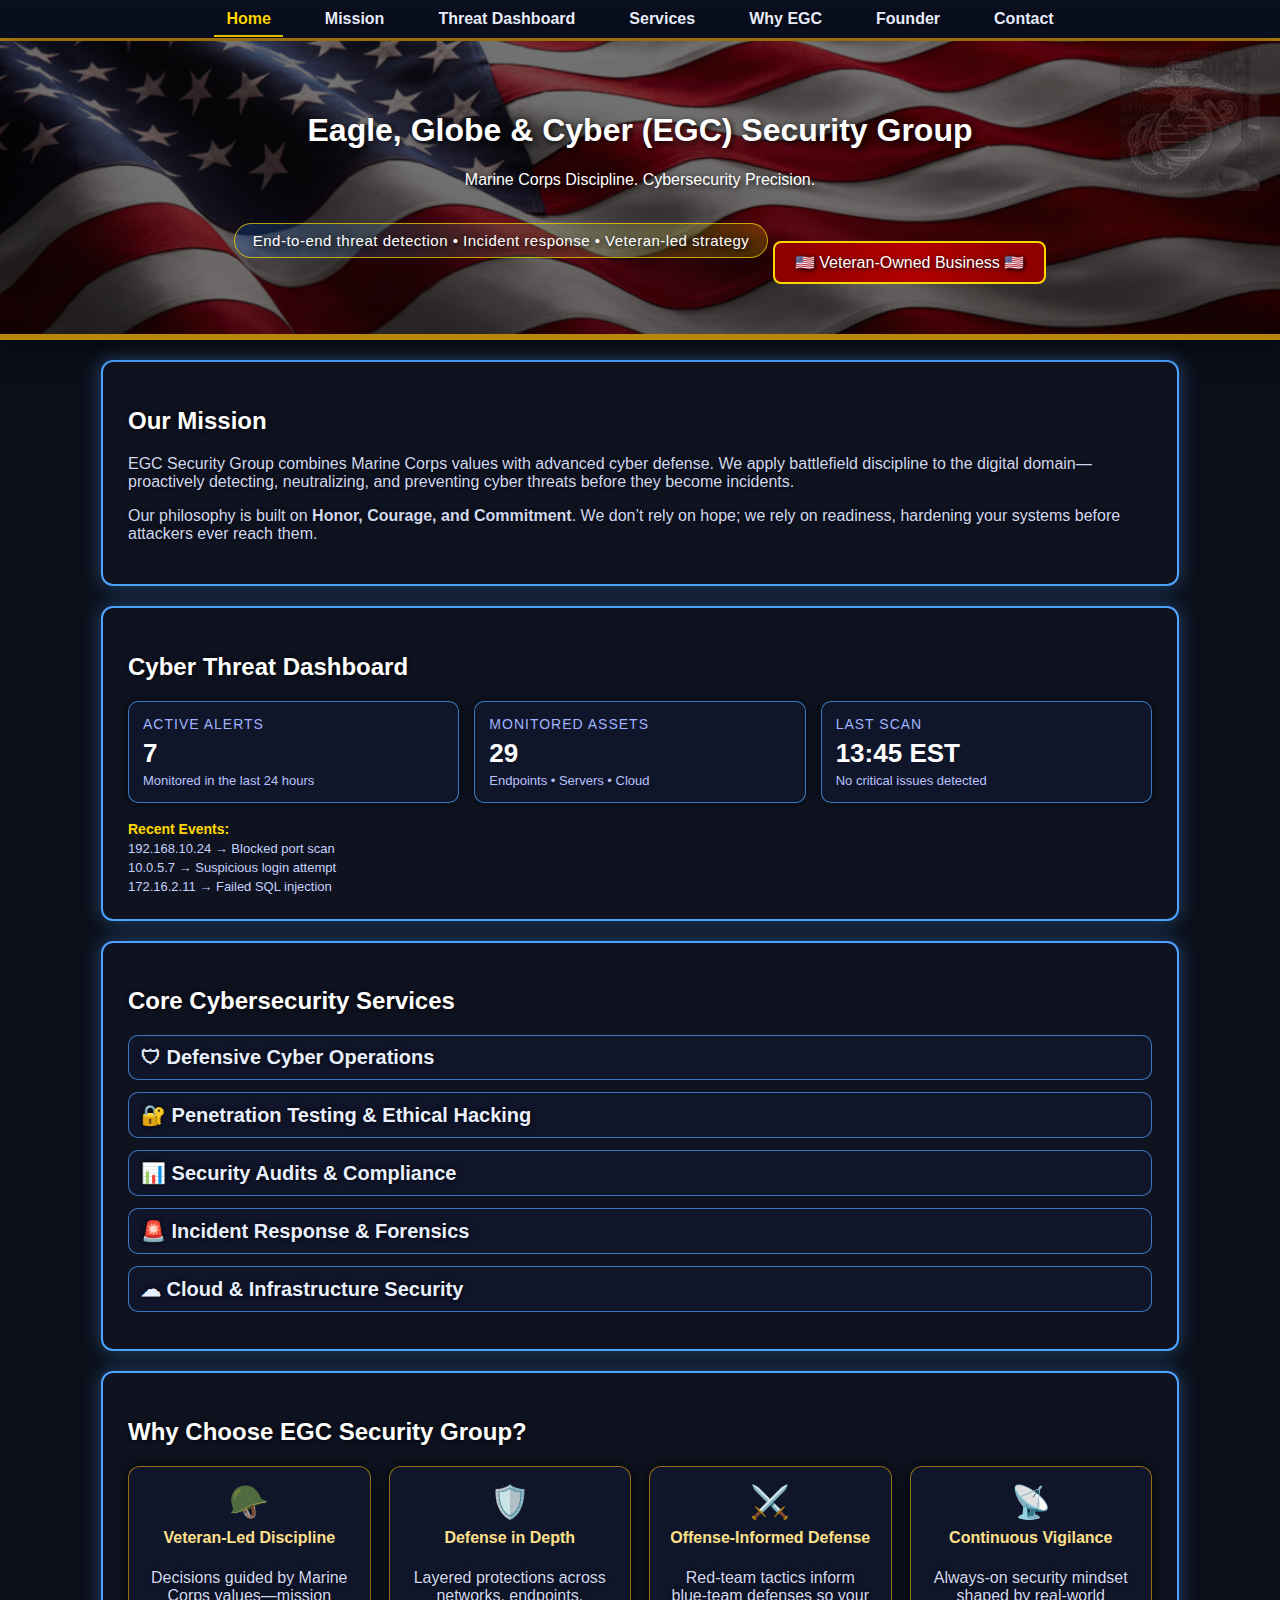
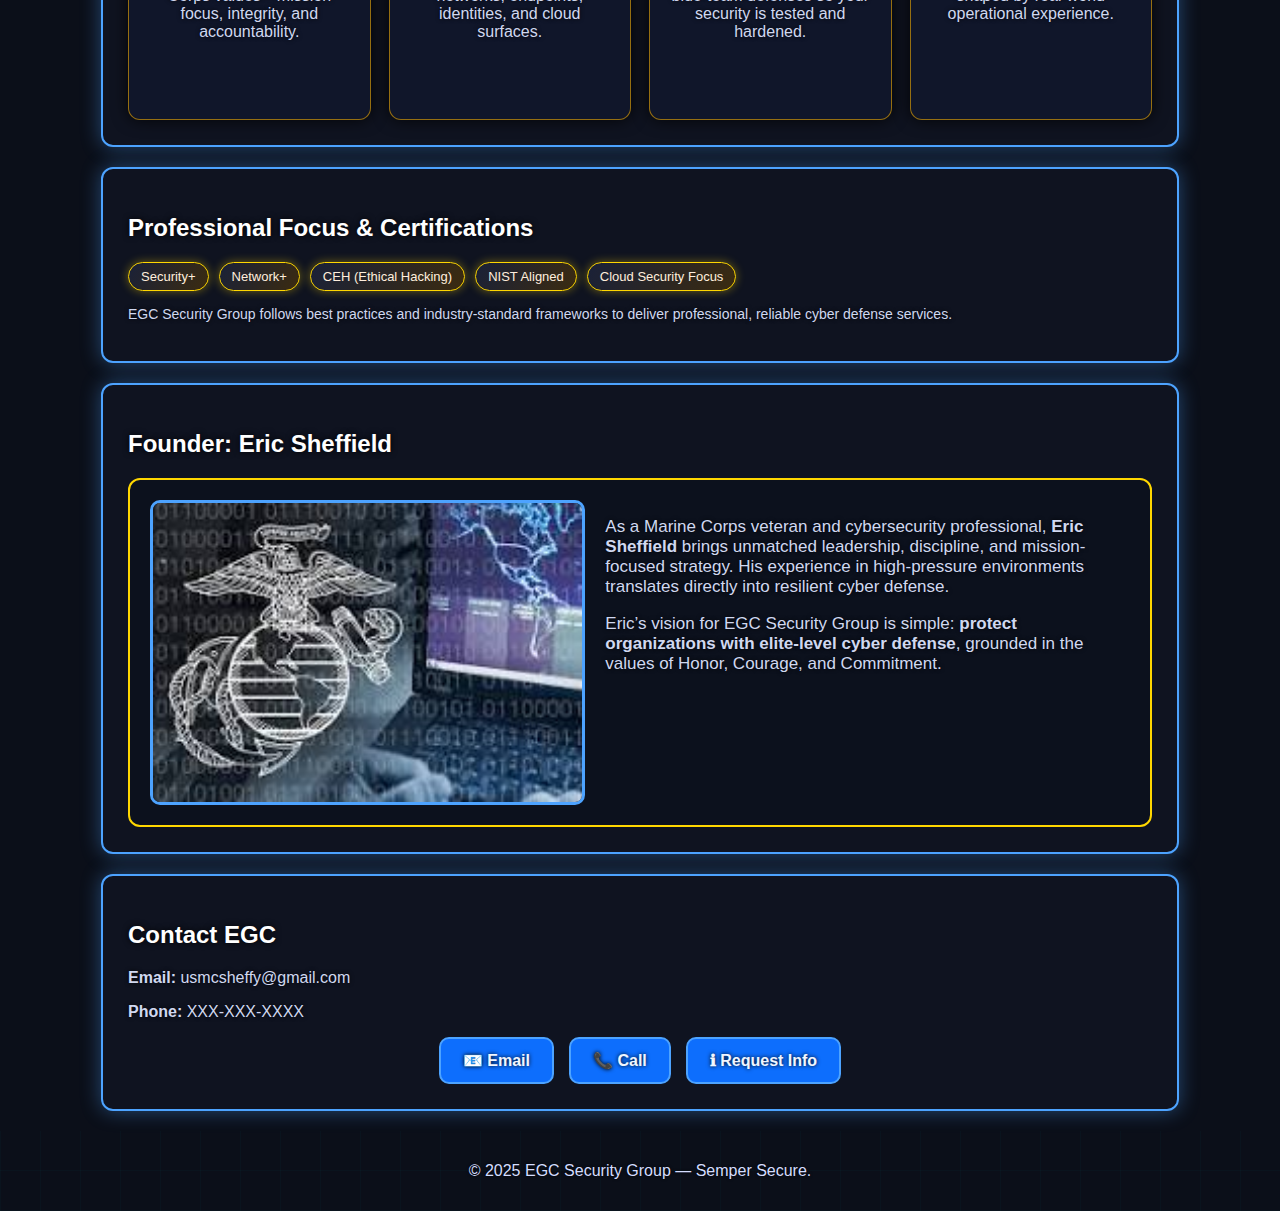
<file: index.html>
<!DOCTYPE html>
<html lang="en">
<head>
    <meta charset="UTF-8" />
    <meta name="viewport" content="width=device-width, initial-scale=1.0" />
    <title>EGC Security Group</title>
    <link rel="stylesheet" href="style.css" />
</head>

<body>

    <!-- ========================= -->
    <!-- NAVIGATION BAR -->
    <!-- ========================= -->
<nav>
    <ul>
        <li><a class="active" href="index.html">Home</a></li>
        <li><a href="#mission">Mission</a></li>
        <li><a href="#threat-dashboard">Threat Dashboard</a></li>
        <li><a href="#services">Services</a></li>
        <li><a href="#why-egc">Why EGC</a></li>
        <li><a href="#about">Founder</a></li>
        <li><a href="#contact">Contact</a></li>
    </ul>
</nav>

    <!-- ========================= -->
    <!-- HEADER WITH FLAG + EAGLE -->
    <!-- ========================= -->
    <header>
        <div class="eagle-watermark"></div>

        <h1>Eagle, Globe &amp; Cyber (EGC) Security Group</h1>
        <p>Marine Corps Discipline. Cybersecurity Precision.</p>

        <div class="hero-strip">
            End-to-end threat detection • Incident response • Veteran-led strategy
        </div>

        <div class="veteran-ribbon">🇺🇸 Veteran-Owned Business 🇺🇸</div>
    </header>

    <!-- ========================= -->
    <!-- MISSION -->
    <!-- ========================= -->
    <section id="mission" class="cyber-border">
        <h2>Our Mission</h2>
        <p>
            EGC Security Group combines Marine Corps values with advanced cyber defense.
            We apply battlefield discipline to the digital domain—proactively detecting, 
            neutralizing, and preventing cyber threats before they become incidents.
        </p>
        <p>
            Our philosophy is built on <strong>Honor, Courage, and Commitment</strong>.
            We don’t rely on hope; we rely on readiness, hardening your systems before
            attackers ever reach them.
        </p>
    </section>

    <!-- ========================= -->
    <!-- LIVE-STYLE CYBER THREAT DASHBOARD -->
    <!-- ========================= -->
    <section id="threat-dashboard" class="cyber-border">
        <h2>Cyber Threat Dashboard</h2>
        <div class="dashboard-grid">
            <div class="dash-card">
                <div class="dash-label">Active Alerts</div>
                <div class="dash-number">7</div>
                <div class="dash-sub">Monitored in the last 24 hours</div>
            </div>
            <div class="dash-card">
                <div class="dash-label">Monitored Assets</div>
                <div class="dash-number">29</div>
                <div class="dash-sub">Endpoints • Servers • Cloud</div>
            </div>
            <div class="dash-card">
                <div class="dash-label">Last Scan</div>
                <div class="dash-number">13:45 EST</div>
                <div class="dash-sub">No critical issues detected</div>
            </div>
        </div>

        <div class="dash-row">
            <div class="dash-ip-list">
                <span class="dash-ip-label">Recent Events:</span>
                <span class="dash-ip">192.168.10.24 → Blocked port scan</span>
                <span class="dash-ip">10.0.5.7 → Suspicious login attempt</span>
                <span class="dash-ip">172.16.2.11 → Failed SQL injection</span>
            </div>
        </div>
    </section>

    <!-- ========================= -->
    <!-- SERVICES -->
    <!-- ========================= -->
    <section id="services" class="cyber-border">
        <h2>Core Cybersecurity Services</h2>

        <details class="service-box">
            <summary>🛡 Defensive Cyber Operations</summary>
            <p>
                Active monitoring, threat detection, and proactive defense mechanisms designed
                to identify and stop attacks before they impact your mission.
            </p>
        </details>

        <details class="service-box">
            <summary>🔐 Penetration Testing &amp; Ethical Hacking</summary>
            <p>
                Realistic attack simulations expose exploitable weaknesses in networks, web apps,
                and infrastructure, giving you a clear path to remediation.
            </p>
        </details>

        <details class="service-box">
            <summary>📊 Security Audits &amp; Compliance</summary>
            <p>
                Security posture evaluations aligned to NIST, CIS, HIPAA, and SOC 2 frameworks
                to help you meet and exceed compliance requirements.
            </p>
        </details>

        <details class="service-box">
            <summary>🚨 Incident Response &amp; Forensics</summary>
            <p>
                Rapid containment of threats, forensic analysis of attacker behavior, and
                secure restoration of business operations.
            </p>
        </details>

        <details class="service-box">
            <summary>☁ Cloud &amp; Infrastructure Security</summary>
            <p>
                Hardening of on-prem and cloud environments (AWS, Azure, GCP) with layered defenses
                and secure configurations.
            </p>
        </details>
    </section>

    <!-- ========================= -->
    <!-- WHY CHOOSE EGC -->
    <!-- ========================= -->
    <section id="why-egc" class="cyber-border">
        <h2>Why Choose EGC Security Group?</h2>
        <div class="why-grid">
            <div class="why-card">
                <div class="why-icon">🪖</div>
                <div class="why-title">Veteran-Led Discipline</div>
                <p>Decisions guided by Marine Corps values—mission focus, integrity, and accountability.</p>
            </div>
            <div class="why-card">
                <div class="why-icon">🛡️</div>
                <div class="why-title">Defense in Depth</div>
                <p>Layered protections across networks, endpoints, identities, and cloud surfaces.</p>
            </div>
            <div class="why-card">
                <div class="why-icon">⚔️</div>
                <div class="why-title">Offense-Informed Defense</div>
                <p>Red-team tactics inform blue-team defenses so your security is tested and hardened.</p>
            </div>
            <div class="why-card">
                <div class="why-icon">📡</div>
                <div class="why-title">Continuous Vigilance</div>
                <p>Always-on security mindset shaped by real-world operational experience.</p>
            </div>
        </div>
    </section>

    <!-- ========================= -->
    <!-- CERTIFICATIONS / BADGES -->
    <!-- ========================= -->
    <section id="certifications" class="cyber-border">
        <h2>Professional Focus &amp; Certifications</h2>
        <div class="cert-row">
            <div class="cert-badge">Security+</div>
            <div class="cert-badge">Network+</div>
            <div class="cert-badge">CEH (Ethical Hacking)</div>
            <div class="cert-badge">NIST Aligned</div>
            <div class="cert-badge">Cloud Security Focus</div>
        </div>
        <p class="cert-note">
            EGC Security Group follows best practices and industry-standard frameworks to deliver
            professional, reliable cyber defense services.
        </p>
    </section>

    <!-- ========================= -->
    <!-- FOUNDER CARD -->
    <!-- ========================= -->
    <section id="about" class="cyber-border">
        <h2>Founder: Eric Sheffield</h2>

        <div class="founder-card">
            <img src="cyber.jpg" alt="Cyber Defense" class="founder-photo">
            <div class="founder-text">
                <p>
                    As a Marine Corps veteran and cybersecurity professional,
                    <strong>Eric Sheffield</strong> brings unmatched leadership, discipline,
                    and mission-focused strategy. His experience in high-pressure environments
                    translates directly into resilient cyber defense.
                </p>
                <p>
                    Eric’s vision for EGC Security Group is simple:
                    <strong>protect organizations with elite-level cyber defense</strong>,
                    grounded in the values of Honor, Courage, and Commitment.
                </p>
            </div>
        </div>
    </section>

    <!-- ========================= -->
    <!-- CONTACT -->
    <!-- ========================= -->
    <section id="contact" class="cyber-border">
        <h2>Contact EGC</h2>
        <p><strong>Email:</strong> usmcsheffy@gmail.com</p>
        <p><strong>Phone:</strong> XXX-XXX-XXXX</p>

        <div class="button-container">
            <a href="mailto:usmcsheffy@gmail.com" class="contact-btn email-btn">📧 Email</a>
            <a href="#" class="contact-btn phone-btn">📞 Call</a>
            <a href="#" class="contact-btn info-btn">ℹ Request Info</a>
        </div>
    </section>

    <footer>
        <p>© 2025 EGC Security Group — Semper Secure.</p>
    </footer>

</body>
</html>
</file>
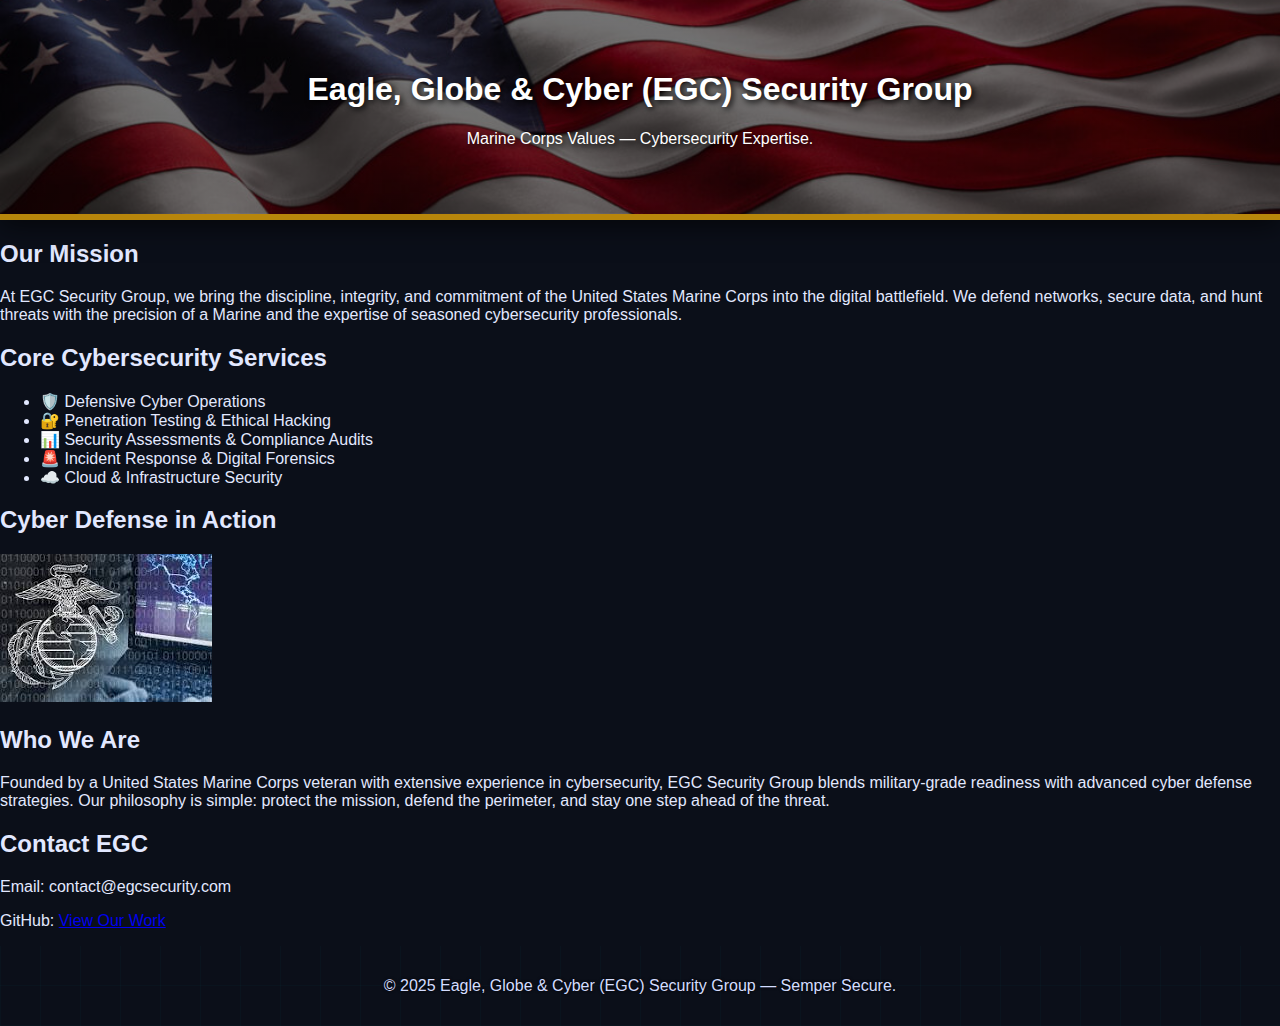
<file: index_backup.html>
<!DOCTYPE html>
<html lang="en">
<head>
    <meta charset="UTF-8">
    <meta name="viewport" content="width=device-width, initial-scale=1.0">
    <title>Eagle, Globe &amp; Cyber (EGC) Security Group</title>

    <!-- External CSS -->
    <link rel="stylesheet" href="style.css">
</head>
<body>

    <!-- ========================= -->
    <!-- Header Section -->
    <!-- ========================= -->
    <header>
        <h1>Eagle, Globe &amp; Cyber (EGC) Security Group</h1>
        <p>Marine Corps Values — Cybersecurity Expertise.</p>
    </header>

    <!-- ========================= -->
    <!-- Mission Section -->
    <!-- ========================= -->
    <section id="mission">
        <h2>Our Mission</h2>
        <p>
            At EGC Security Group, we bring the discipline, integrity, and commitment of the United 
            States Marine Corps into the digital battlefield. We defend networks, secure data, and 
            hunt threats with the precision of a Marine and the expertise of seasoned cybersecurity professionals.
        </p>
    </section>

    <!-- ========================= -->
    <!-- Services Section -->
    <!-- ========================= -->
    <section id="services">
        <h2>Core Cybersecurity Services</h2>
        <ul>
            <li>🛡️ Defensive Cyber Operations</li>
            <li>🔐 Penetration Testing &amp; Ethical Hacking</li>
            <li>📊 Security Assessments &amp; Compliance Audits</li>
            <li>🚨 Incident Response &amp; Digital Forensics</li>
            <li>☁️ Cloud &amp; Infrastructure Security</li>
        </ul>
    </section>

    <!-- ========================= -->
    <!-- Image Section -->
    <!-- ========================= -->
    <section id="photo">
        <h2>Cyber Defense in Action</h2>
        <img src="cyber.jpg" alt="Cybersecurity network graphic">
    </section>

    <!-- ========================= -->
    <!-- About Section -->
    <!-- ========================= -->
    <section id="about">
        <h2>Who We Are</h2>
        <p>
            Founded by a United States Marine Corps veteran with extensive experience in cybersecurity,
            EGC Security Group blends military-grade readiness with advanced cyber defense strategies.
            Our philosophy is simple: protect the mission, defend the perimeter, and stay one step ahead of the threat.
        </p>
    </section>

    <!-- ========================= -->
    <!-- Contact Section -->
    <!-- ========================= -->
    <section id="contact">
        <h2>Contact EGC</h2>
        <p>Email: contact@egcsecurity.com</p>
        <p>GitHub: <a href="https://github.com" target="_blank">View Our Work</a></p>
    </section>

    <!-- ========================= -->
    <!-- Footer -->
    <!-- ========================= -->
    <footer>
        <p>© 2025 Eagle, Globe &amp; Cyber (EGC) Security Group — Semper Secure.</p>
    </footer>

</body>
</html>
</file>
<file: style.css>
/* ========================= */
/* GLOBAL */
/* ========================= */

body {
    font-family: Arial, sans-serif;
    margin: 0;
    padding: 0;
    color: #e2e8ff; /* readable but not too bright */
    background: #0b0f19; /* Deep cyber navy */
}


/* ========================= */
/* NAVBAR */
/* ========================= */

nav {
    background: #0a0f1f;
    border-bottom: 3px solid #b8860b;
}

nav ul {
    list-style: none;
    padding: 10px;
    margin: 0;
    display: flex;
    justify-content: center;
    gap: 30px;
}

nav a {
    color: #e8edff;
    text-decoration: none;
    font-weight: bold;
    padding: 8px 12px;
    text-shadow: 0 0 3px rgba(0,0,0,1);
}

nav a:hover,
nav a.active {
    color: gold;
    border-bottom: 2px solid gold;
}

/* ========================= */
/* HEADER + EAGLE WATERMARK */
/* ========================= */

header {
    position: relative;
    background:
        linear-gradient(rgba(0,0,0,0.55), rgba(0,0,0,0.55)),
        url("flag.jpg?v=999");
    background-size: cover;
    background-position: center;
    padding: 50px 20px;
    text-align: center;
    color: #ffffff;
    border-bottom: 6px solid #b8860b;
    box-shadow: 0 6px 25px rgba(0,0,0,0.6);
    text-shadow: 2px 2px 6px rgba(0,0,0,1);
}

.eagle-watermark {
    position: absolute;
    top: 10px;
    right: 20px;
    width: 140px;
    height: 140px;
    background: url("cyber.jpg");
    background-size: cover;
    opacity: 0.18;
    filter: grayscale(100%);
}

/* Dynamic hero strip */
.hero-strip {
    margin: 18px auto 10px;
    display: inline-block;
    padding: 8px 18px;
    font-size: 15px;
    letter-spacing: 0.5px;
    border-radius: 999px;
    border: 1px solid rgba(255, 215, 0, 0.7);
    background: linear-gradient(90deg, rgba(13,110,253,0.2), rgba(255,215,0,0.2));
    position: relative;
    overflow: hidden;
}

.hero-strip::after {
    content: "";
    position: absolute;
    top: 0;
    left: -30%;
    width: 30%;
    height: 100%;
    background: linear-gradient(120deg, transparent, rgba(255,255,255,0.45), transparent);
    animation: heroSweep 3s infinite;
}

@keyframes heroSweep {
    0% { transform: translateX(0); opacity: 0; }
    30% { opacity: 1; }
    100% { transform: translateX(350%); opacity: 0; }
}

/* ========================= */
/* VETERAN RIBBON */
/* ========================= */

.veteran-ribbon {
    background: linear-gradient(90deg, #8b0000, #b30000, #8b0000);
    color: white;
    padding: 10px 20px;
    display: inline-block;
    margin-top: 20px;
    border-radius: 8px;
    border: 2px solid gold;
    animation: ribbonPulse 3s infinite ease-in-out;
    text-shadow: 1px 1px 4px rgba(0,0,0,1);
}

@keyframes ribbonPulse {
    0% { box-shadow: 0 0 8px gold; }
    50% { box-shadow: 0 0 18px red; }
    100% { box-shadow: 0 0 8px gold; }
}

/* ========================= */
/* CYBER BORDERS / SECTIONS */
/* ========================= */

.cyber-border {
    border: 2px solid #4da3ff;
    border-radius: 12px;
    padding: 25px;
    margin: 20px auto;
    width: 80%;
    background: #0f1320; /* solid dark for readability */
    box-shadow: 0 0 20px rgba(77,163,255,0.4);
    animation: borderGlow 4s infinite alternate;
}

@keyframes borderGlow {
    0% { box-shadow: 0 0 10px rgba(77,163,255,0.3); }
    100% { box-shadow: 0 0 25px rgba(255,50,50,0.6); }
}

.cyber-border p {
    color: #d0d8f0;
    text-shadow: 0 0 4px rgba(0,0,0,0.9);
}

.cyber-border h2 {
    color: #ffffff;
    text-shadow: 0 0 6px rgba(0,0,0,1);
}

/* ========================= */
/* THREAT DASHBOARD */
/* ========================= */

.dashboard-grid {
    display: grid;
    grid-template-columns: repeat(auto-fit, minmax(180px, 1fr));
    gap: 15px;
    margin-top: 15px;
}

.dash-card {
    background: #10162a;
    border-radius: 10px;
    padding: 14px;
    border: 1px solid rgba(77,163,255,0.7);
    box-shadow: 0 0 12px rgba(0,0,0,0.7);
}

.dash-label {
    font-size: 14px;
    color: #9fb3ff;
    text-transform: uppercase;
    letter-spacing: 1px;
}

.dash-number {
    font-size: 26px;
    font-weight: bold;
    margin-top: 6px;
    color: #ffffff;
}

.dash-sub {
    font-size: 13px;
    color: #b7c3ff;
    margin-top: 4px;
}

.dash-row {
    margin-top: 18px;
}

.dash-ip-list {
    font-size: 13px;
    display: flex;
    flex-direction: column;
    gap: 4px;
}

.dash-ip-label {
    font-size: 14px;
    font-weight: bold;
    color: #ffd700;
}

.dash-ip {
    color: #c5d2ff;
}

/* ========================= */
/* SERVICES + RIPPLE EFFECT */
/* ========================= */

.service-box {
    position: relative;
    overflow: hidden;
    margin-bottom: 12px;
    padding: 10px 12px;
    background: #10152a;
    border-radius: 10px;
    border: 1px solid rgba(77,163,255,0.7);
}

.service-box summary {
    cursor: pointer;
    font-size: 20px;
    font-weight: bold;
    color: #e8f0ff;
    text-shadow: 0 0 5px rgba(0,0,0,1);
    transition: 0.3s;
    list-style: none;
}

.service-box[open] summary {
    color: gold;
}

.service-box p {
    margin-top: 10px;
    line-height: 1.5;
    color: #e6ecff;
    text-shadow: 0 0 4px rgba(0,0,0,1);
}

/* Glow ripple on hover */
.service-box:hover::after {
    content: "";
    position: absolute;
    width: 250%;
    height: 250%;
    top: -75%;
    left: -75%;
    background: radial-gradient(circle, rgba(77,163,255,0.35) 0%, transparent 70%);
    animation: ripplePulse 1.2s ease-out forwards;
}

@keyframes ripplePulse {
    from { transform: scale(0.1); opacity: 0.9; }
    to   { transform: scale(1.4); opacity: 0; }
}

/* ========================= */
/* WHY CHOOSE EGC */
/* ========================= */

.why-grid {
    display: grid;
    grid-template-columns: repeat(auto-fit, minmax(220px, 1fr));
    gap: 18px;
    margin-top: 18px;
    align-items: stretch;
}

.why-card {
    background: #10162a;
    border-radius: 12px;
    padding: 16px;
    text-align: center;
    border: 1px solid rgba(184,134,11,0.8);
    box-shadow: 0 0 16px rgba(0,0,0,0.8);
    transition: transform 0.2s ease, box-shadow 0.2s ease;

    /* NEW: make all cards equal height */
    min-height: 220px;
    display: flex;
    flex-direction: column;
    justify-content: flex-start;
}

.why-card:hover {
    transform: translateY(-3px);
    box-shadow: 0 0 20px rgba(255,215,0,0.5);
}

.why-icon {
    font-size: 32px;
    margin-bottom: 8px;
}

.why-title {
    font-weight: bold;
    margin-bottom: 6px;
    color: #ffe08a;
}

/* ========================= */
/* CERTIFICATIONS */
/* ========================= */

.cert-row {
    display: flex;
    flex-wrap: wrap;
    gap: 10px;
    margin: 15px 0;
}

.cert-badge {
    padding: 6px 12px;
    border-radius: 999px;
    border: 1px solid gold;
    background: linear-gradient(120deg, #1a2138, #3b2b10);
    font-size: 13px;
    color: #ffeedd;
    box-shadow: 0 0 10px rgba(255,215,0,0.4);
}

.cert-note {
    font-size: 14px;
    color: #d0d8f0;
}

/* ========================= */
/* FOUNDER CARD */
/* ========================= */

.founder-card {
    display: flex;
    gap: 20px;
    background: #0c111d; /* solid dark */
    padding: 20px;
    border-radius: 12px;
    border: 2px solid gold;
}

.founder-photo {
    width: 45%;
    border-radius: 10px;
    border: 3px solid #4da3ff;
}

.founder-text {
    width: 55%;
    font-size: 17px;
    color: #f0f3ff;
    text-shadow: 0 0 4px rgba(0,0,0,1);
}

/* ========================= */
/* CONTACT BUTTONS */
/* ========================= */

.button-container {
    display: flex;
    justify-content: center;
    gap: 15px;
    flex-wrap: wrap;
}

.contact-btn {
    padding: 12px 22px;
    background: #0d6efd;
    border: 2px solid #4da3ff;
    color: #f0f6ff;
    border-radius: 10px;
    font-weight: bold;
    text-decoration: none;
    text-shadow: 0 0 4px rgba(0,0,0,1);
}

.contact-btn:hover {
    background: #4da3ff;
    border-color: gold;
    box-shadow: 0 0 12px gold;
}

/* ========================= */
/* FOOTER + ROTATING CYBER GRID */
/* ========================= */

footer {
    position: relative;
    text-align: center;
    padding: 15px;
    color: #d4ddff;
    text-shadow: 0 0 3px rgba(0,0,0,1);
    overflow: hidden;
}

footer::before {
    content: "";
    position: absolute;
    top: -50%;
    left: -50%;
    width: 200%;
    height: 200%;
    background-image:
        linear-gradient(0deg, rgba(0,255,255,0.15) 1px, transparent 1px),
        linear-gradient(90deg, rgba(0,255,255,0.15) 1px, transparent 1px);
    background-size: 40px 40px;
    animation: rotateGrid 20s linear infinite;
    opacity: 0.15;
    z-index: 0;
}

@keyframes rotateGrid {
    from { transform: rotate(0deg); }
    to   { transform: rotate(360deg); }
}

footer p {
    position: relative;
    z-index: 2;
}

/* ========================= */
/* HACKER CURSOR EFFECT */
/* ========================= */

body, button, a, summary, input {
    cursor: url("[data-uri]") 2 2, auto;
}

a:hover, summary:hover, .contact-btn:hover {
    animation: hackerBlink 0.8s infinite steps(2);
}

@keyframes hackerBlink {
    0% { opacity: 1; }
    50% { opacity: 0.4; }
    100% { opacity: 1; }
}
</file>
